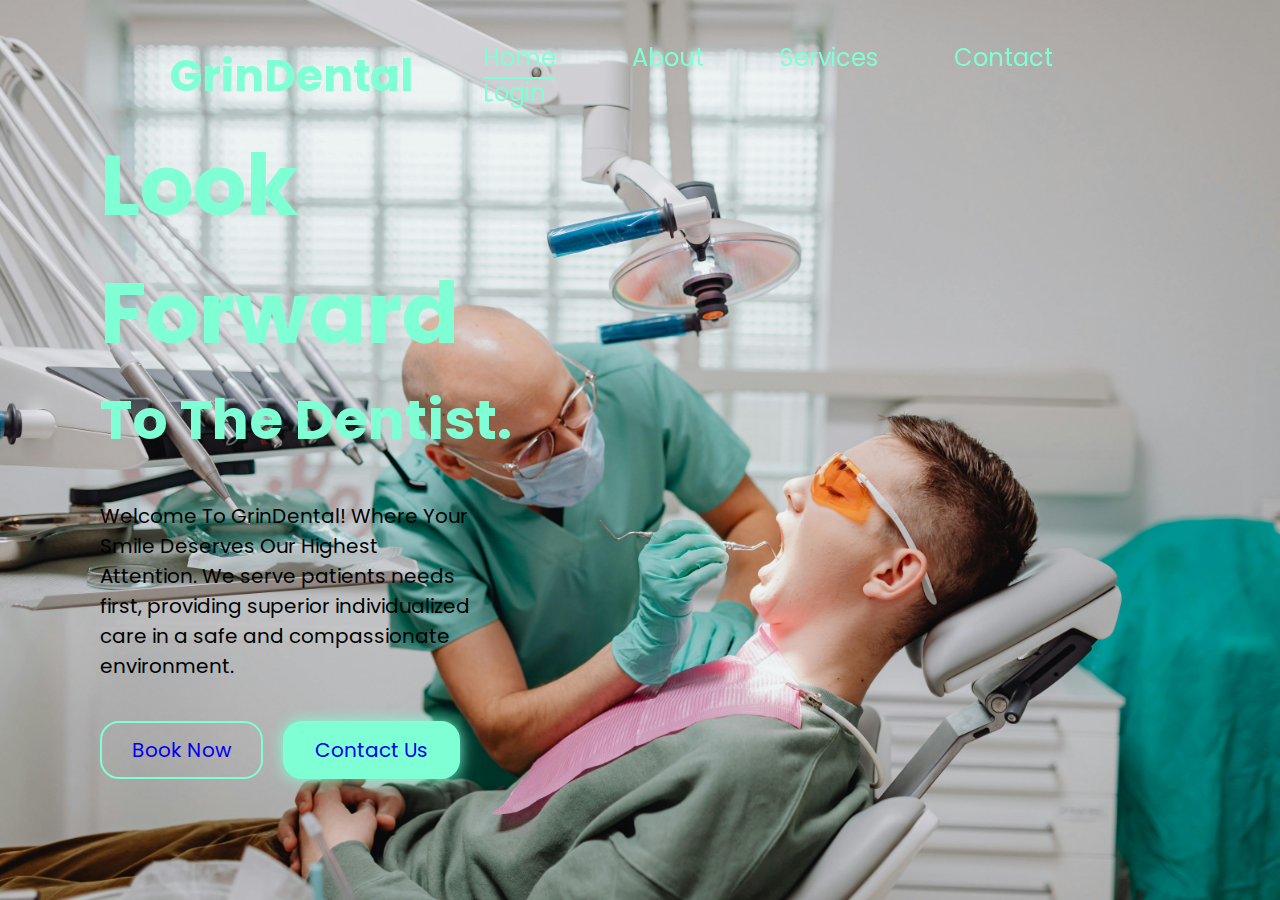
<file: index.html>
<!DOCTYPE html>
<html lang="en">
<head>
    <meta charset="UTF-8">
    <meta name="viewport" content="width=device-width, initial-scale=1.0">
    <title>DENTAL CLINIC</title>
    <link rel="stylesheet" href="style.css">
</head>
<body>
<header>
    <h1>GrinDental</h1>
    <nav>
        <a href="#" class="active">Home</a>
        <a href="about.html">About</a>
        <a href="services.html">Services</a>
        <a href="contact.html">Contact</a>
        <a href="#">Login</a>
    </nav>
</header>
<section class="Home">
<div class="text-box">
<h1>Look Forward</h1>
<h1 id="my-heading">To The Dentist.</h1>
<p id="my-para">Welcome To GrinDental! Where Your Smile Deserves Our Highest Attention. We serve patients needs first, providing superior individualized care in a safe and compassionate environment. </p>
<span class="btn-box">
    <button type="button" class="btn"><a href="booking.html">Book Now</a></button>
    <button type="button" class="btn"><a href="contact.html">Contact Us</a></button>
</span>
</div> 

</section>
</body>
</html>
</file>
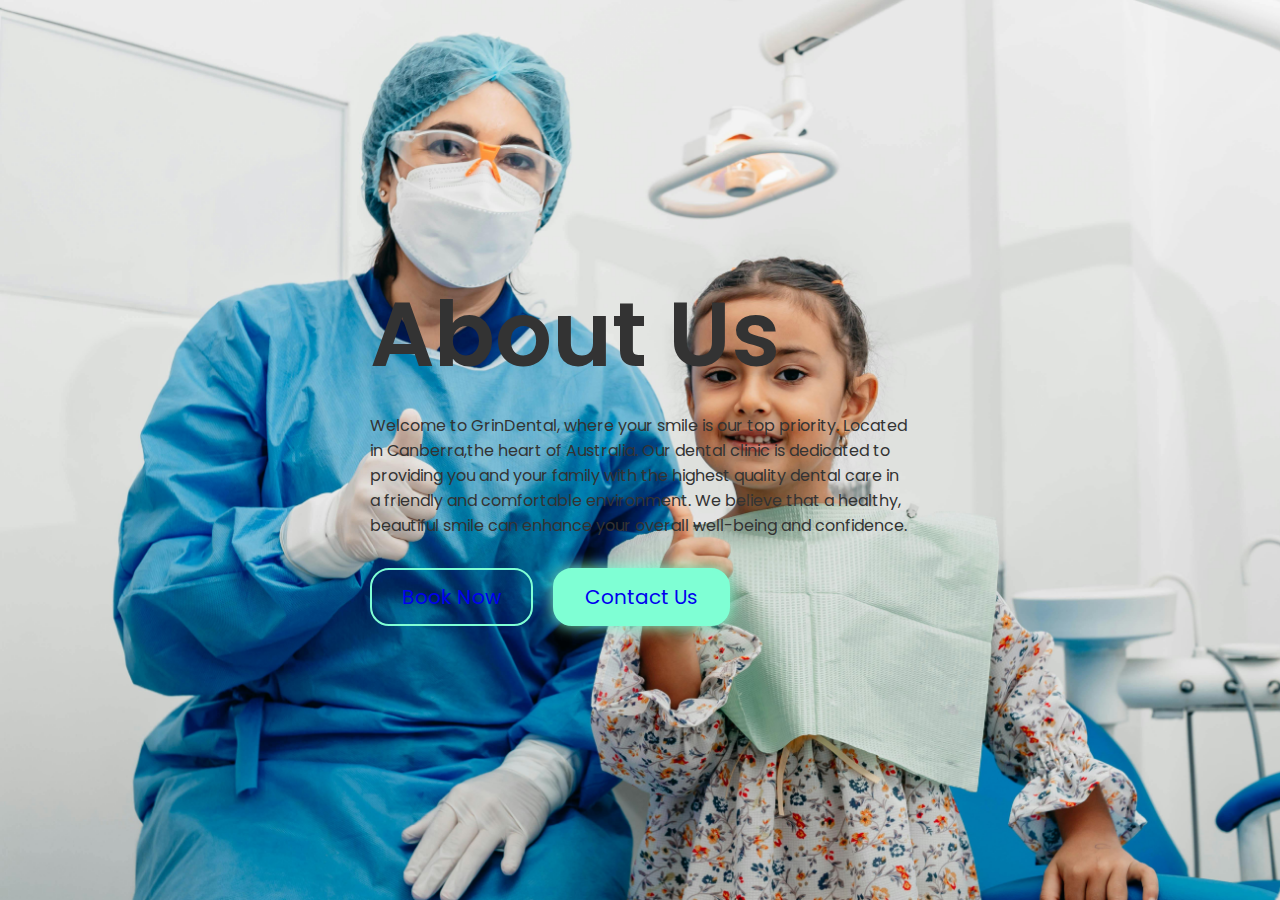
<file: about.html>
<!DOCTYPE html>
<!-- Coding by yours truely -->
<html lang="en">
  <head>
    <meta charset="UTF-8" />
    <meta name="viewport" content="width=device-width, initial-scale=1.0" />
    <meta http-equiv="X-UA-Compatible" content="ie=edge" />
    <title>About Us</title>
    <link rel="stylesheet" href="style.css" />
  </head>
  <body>
    <section class="about-us">
      <div class="about">
        <div class="text">
          <h2>About Us</h2>
          <p></p>Welcome to GrinDental, where your smile is our top priority. Located in Canberra,the heart of Australia. Our dental clinic is dedicated to providing you and your family with the highest quality dental care in a friendly and comfortable environment. We believe that a healthy, beautiful smile can enhance your overall well-being and confidence.
          <div class="data">
            <span class="btn-box">
              <button type="button" class="btn"><a href="booking.html">Book Now</a></button>
              <button type="button" class="btn"><a href="contact.html">Contact Us</a></button>
          </span>
          </div>
        </div>
      </div>
    </section>
  </body>
</html>
</file>
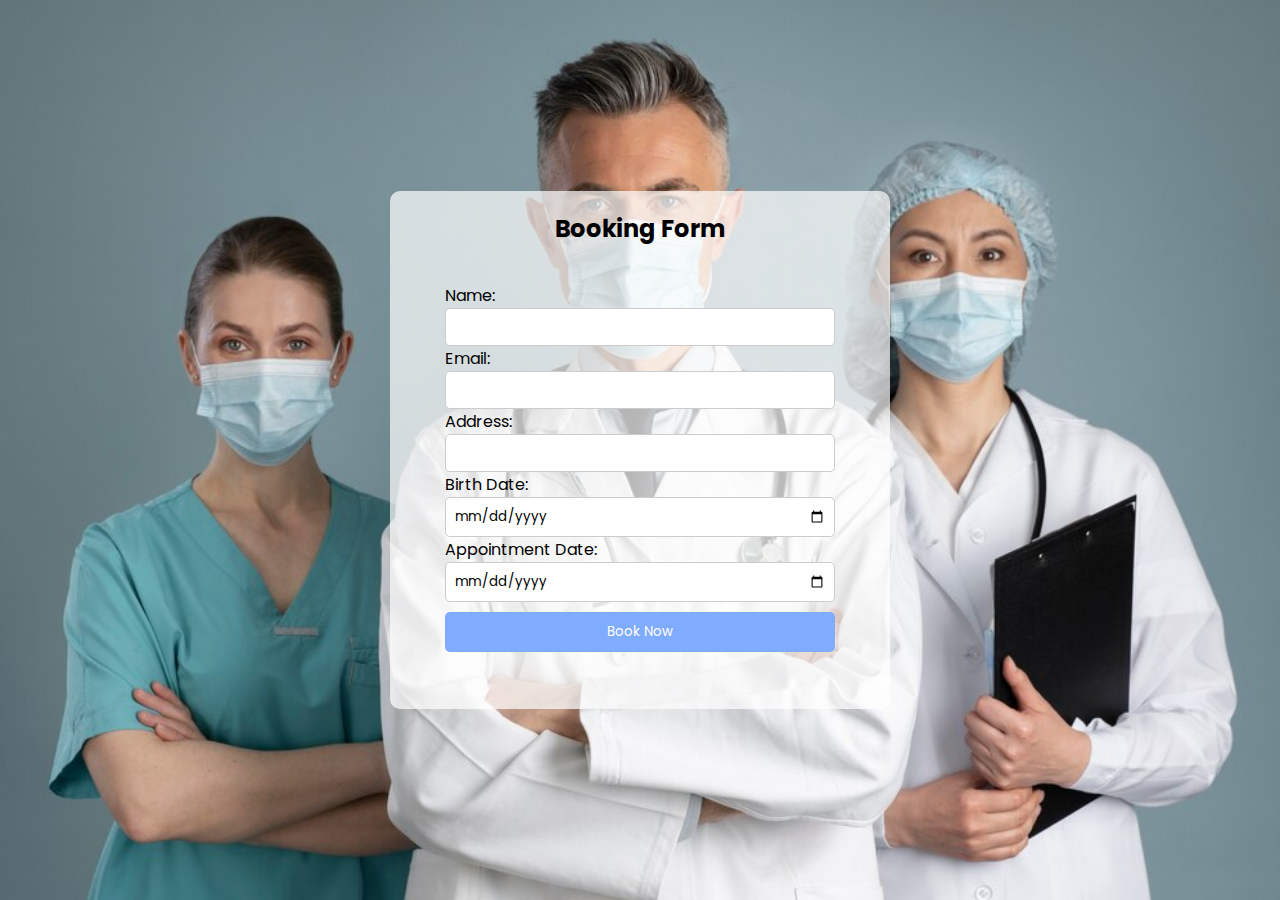
<file: booking.html>
<!DOCTYPE html>
<html lang="en">
<head>
  <meta charset="UTF-8">
  <meta name="viewport" content="width=device-width, initial-scale=1.0">
  <title> Booking Form</title>
  <link rel="stylesheet" href="style.css">
</head>
<body>
    <div class="background">
        <div class="booking-form">
            <h2>Booking Form</h2>
            <form action="index.php" method="post">
                <label for="name">Name:</label>
                <input type="text" name="name" id="name" required>
 
                <label for="email">Email:</label>
                <input type="email" name="email" id="email" required>
           
                <label for="destination">Address:</label>
                <input type="text" name="destination" id="destination" required>
           
                <label for="birth-date">Birth Date:</label>
                <input type="date" name="birth-date" id="birth-date" required>
               
                <label for="appointment-date">Appointment Date:</label>
                <input type="date" name="appointment-date" id="appointment-date" required>

                <button type="submit">Book Now</button>
            </form>
        </div>
    </div>
</body>
</html>
</file>
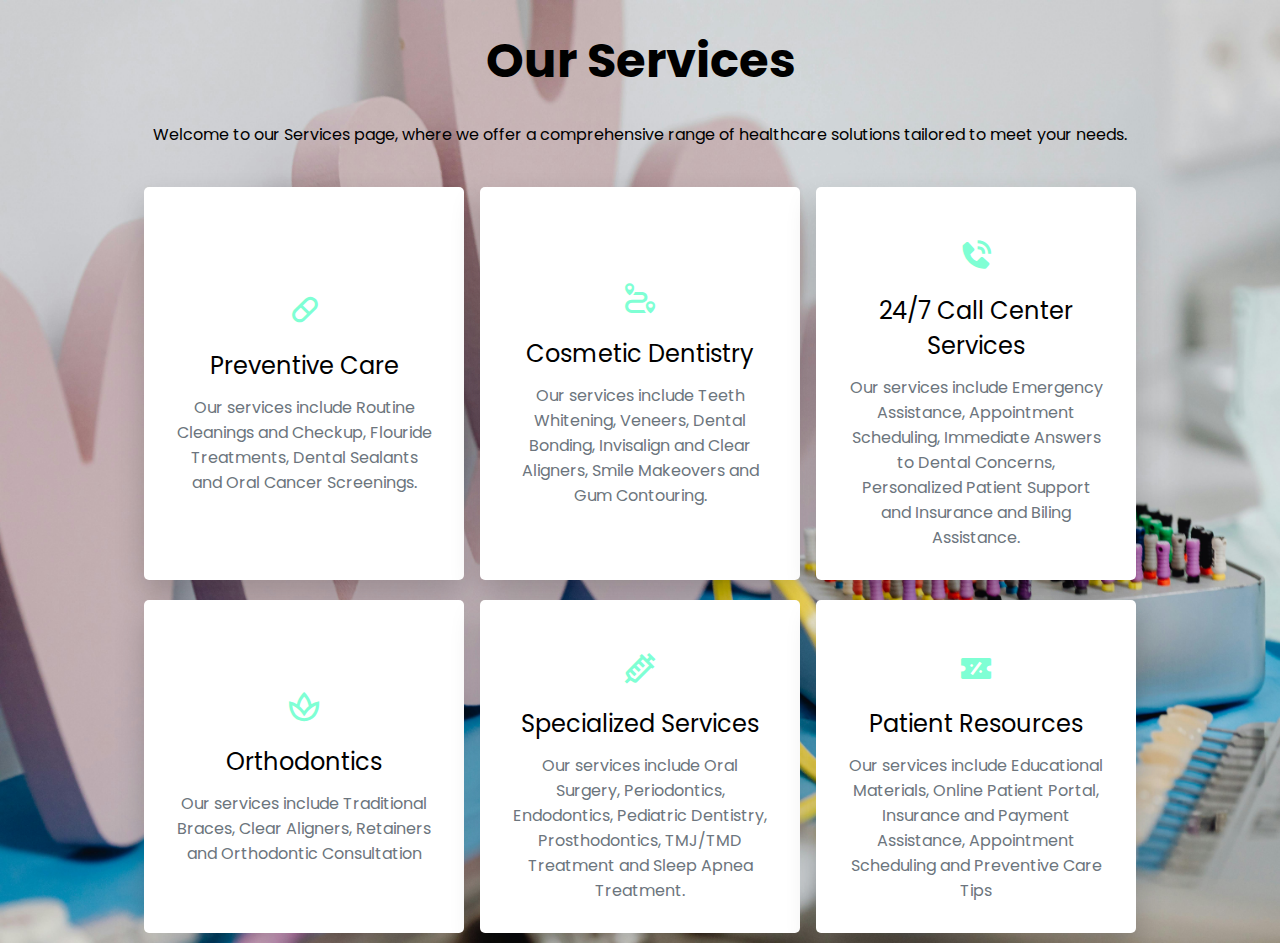
<file: services.html>
<!DOCTYPE html>
<html lang="en">
<head>
    <meta charset="UTF-8">
    <meta name="viewport" content="width=device-width, initial-scale=1.0">
    <title>Our Services</title>
    <link rel="stylesheet" href="style.css" class="css">
    <!-- FONT AWESOME LINK USING BOXICON -->
    <link href='https://unpkg.com/boxicons@2.1.4/css/boxicons.min.css' rel='stylesheet'>

</head>
<body class="background-image" id="servescroll">
    <div class="wrapper">
        <h1>Our Services</h1>
        <p>Welcome to our Services page, where we offer a comprehensive range of healthcare solutions tailored to meet your needs.</p>
             <div class="content-box">
                <div class="card">
                    <i class="bx bx-capsule bx-md"></i>
                    <h2>Preventive Care</h2>
                  <p>Our services include Routine Cleanings and Checkup, Flouride Treatments, Dental Sealants and Oral Cancer Screenings.</p>

                </div>
                <div class="card">
                    <i class="bx bx-trip bx-md"></i>
                    <h2>Cosmetic Dentistry</h2>
                   <p>Our services include Teeth Whitening, Veneers, Dental Bonding, Invisalign and Clear Aligners, Smile Makeovers and Gum Contouring.</p>
                         
                </div>
                <div class="card">
                    <i class='bx bxs-phone-call bx-md'></i>

                    <h2>24/7 Call Center Services</h2>
                <p>Our services include Emergency Assistance, Appointment Scheduling, Immediate Answers to Dental Concerns, Personalized Patient Support and Insurance and Biling Assistance. </p>
                         
                </div>
                <div class="card">
                    <i class="bx bx-spa bx-md"></i>
                    <h2>Orthodontics</h2>
                    <p>Our services include Traditional Braces, Clear Aligners, Retainers and Orthodontic Consultation</p>
                         
                </div>
                <div class="card">
                    <i class="bx bx-injection bx-md"></i>
                    <h2>Specialized Services</h2>
                    <p>Our services include Oral Surgery, Periodontics, Endodontics, Pediatric Dentistry, Prosthodontics, TMJ/TMD Treatment and Sleep Apnea Treatment.</p>
                         
                </div>
                <div class="card">
                    <i class="bx bxs-discount bx-md"></i>
                    <h2>Patient Resources</h2>
                    <p>Our services include Educational Materials, Online Patient Portal, Insurance and Payment Assistance, Appointment Scheduling and Preventive Care Tips</p>
                         
                </div>
             </div>
    </div>
</body>
</html>
</file>
<file: style.css>
@import url('https://fonts.googleapis.com/css2?family=Montserrat:wght@600&family=Poppins&display=swap');
*{
    padding: 0;
    margin: 0;
    text-decoration: none;
    box-sizing: border-box;
    font-family: 'Poppins', sans-serif;
}
header{
    position:fixed;
    top: 0;
    left: 0;
    width: 100%;
    display: flex;
    justify-content: space-between;
    align-items: center;
    padding: 40px 100px;
    font-size: 22px;
    z-index: 99;
    animation: name duration timing-function delay iteration-count direction fill-mode;
  
}
header h1{
    color: #7fffd4;
    margin-left: 70px;
}
header nav a{
    position: relative;
    font-size: 24px;
    margin-left: 70px;
    color: aquamarine;
}
header nav a::before{
    content: "";
    position: absolute;
    bottom: -5px;
    width: 100%;
    height: 2.5px;
    background-color: aquamarine;
    border-radius: 5px;
    transform: scaleX(0);
    transform-origin: left;
    transition: .3s; 

}
header nav .active::before,
header nav a:hover:before{
    transform: scaleX(1);
}

.Home{
    position: relative;
    min-height: 100vh;
    display: flex;
    justify-content: space-between;
    align-items: center;
    padding: 0 100px;
    overflow: hidden;
}
.text-box{
    width: 50%;
}
.text-box h1{
    font-size: 85px;
    color: aquamarine;
}
.text-box h1:nth-child(2){
    font-size: 55px;
    color: #000;
}
.text-box p{
    margin: 40px 0;
    font-size: 20px;
    width: 70%;
    color: #5b5b5b;
}
.btn-box{
    display: flex;
    gap: 20px;
}
.btn{
    position: relative;
    color: black;
    padding: 12px 30px;
    border: 2px solid aquamarine;
    background: transparent;
    font-size: 20px;
    cursor: pointer;
    border-radius: 19px;
    transition: .3s;

}
.btn:hover,
.btn:nth-child(2){
    color: white;
    background-color: aquamarine;
    box-shadow: 0 0 15px aquamarine;
}
.btn:nth-child(2):hover{
    color: black;
    background: transparent;
    box-shadow: none;
}
img{
    position: absolute;
    right: 0;
    height: 100%;
}



@keyframes to_buttom {
    0%{
        opacity: 0;
    transform: translateY(-50px);
    }
    100%{
        opacity: 1;
        transform:translateY(0);

    }
        
}
@keyframes to_right {
    0%{
        opacity: 0;
    transform: translateX(-50px);
    }
    100%{
        opacity: 1;
        transform:translateX(0);
    }
}
@keyframes opacity {
    0%{
        opacity: 0;
    }
    100%{
        opacity: 1;
    }
}
@keyframes img_animation {
    0%{
        opacity: 0;
    transform: translate(25%,15%);
    }
    100%{
        opacity: 1;
        transform: translate(0);
    }
}   
  @import url('https://fonts.googleapis.com/css2?family=Poppins&display=swap');
  body,html{
    height: 100%;
    margin: 0;
    font-family: 'poppins',sans-serif;
}
.background{
    background-image: url(19.jpg);
    background-size: cover;
    background-position: center;
    height: 100%;
    display: flex;
align-items: center;
justify-content: center;
}
.booking-form{
    background-color: rgba(255,255,255,0.7);
    padding: 20px;
    border-radius: 10px;
    max-width: 500px;
    width: 80%;
    margin: 0 auto;
}
.booking-form h2{
    text-align: center;
}
.booking-form form{
    display: flex;
    flex-direction: column;
}
.booking-form input{
    padding: 8px;
    border: 1px solid #ccc;
    border-radius: 5px;
}
.booking-form button{
    margin-top:10px;
    padding: 10px;
    background-color: #7facff;
    color: white;
    border: none;
    border-radius: 5px;
    cursor: pointer;
}
.booking-form button:hover{
    background-color:#7facff;
}
@import url("https://fonts.googleapis.com/css2?family=Poppins:wght@100;200;300;400;500;600;700;800&display=swap");
body,
input,
textarea {
  font-family: "Poppins", sans-serif;
}

.container {
  position: relative;
  width: 100%;
  min-height: 100vh;
  padding: 2rem;
  background-color: #fafafa;
  overflow: hidden;
  display: flex;
  align-items: center;
  justify-content: center;
}

.form {
  width: 100%;
  max-width: 820px;
  background-color: #fff;
  border-radius: 10px;
  box-shadow: 0 0 20px 1px rgba(0, 0, 0, 0.1);
  z-index: 1000;
  overflow: hidden;
  display: grid;
  grid-template-columns: repeat(2, 1fr);
}

.contact-form {
  background-color: #1abc9c;
  position: relative;
}

.circle {
  border-radius: 50%;
  background: linear-gradient(135deg, transparent 20%, #149279);
  position: absolute;
}

.circle.one {
  width: 130px;
  height: 130px;
  top: 130px;
  right: -40px;
}

.circle.two {
  width: 80px;
  height: 80px;
  top: 10px;
  right: 30px;
}

.contact-form:before {
  content: "";
  position: absolute;
  width: 26px;
  height: 26px;
  background-color: #1abc9c;
  transform: rotate(45deg);
  top: 50px;
  left: -13px;
}

form {
  padding: 2.3rem 2.2rem;
  z-index: 10;
  overflow: hidden;
  position: relative;
}

.title {
  color: #fff;
  font-weight: 500;
  font-size: 1.5rem;
  line-height: 1;
  margin-bottom: 0.7rem;
}

.input-container {
  position: relative;
  margin: 1rem 0;
}

.input {
  width: 100%;
  outline: none;
  border: 2px solid #fafafa;
  background: none;
  padding: 0.6rem 1.2rem;
  color: #fff;
  font-weight: 500;
  font-size: 0.95rem;
  letter-spacing: 0.5px;
  border-radius: 25px;
  transition: 0.3s;
}

textarea.input {
  padding: 0.8rem 1.2rem;
  min-height: 150px;
  border-radius: 22px;
  resize: none;
  overflow-y: auto;
}

.input-container label {
  position: absolute;
  top: 50%;
  left: 15px;
  transform: translateY(-50%);
  padding: 0 0.4rem;
  color: #fafafa;
  font-size: 0.9rem;
  font-weight: 400;
  pointer-events: none;
  z-index: 1000;
  transition: 0.5s;
}

.input-container.textarea label {
  top: 1rem;
  transform: translateY(0);
}

.input-container span {
  position: absolute;
  top: 0;
  left: 25px;
  transform: translateY(-50%);
  font-size: 0.8rem;
  padding: 0 0.4rem;
  color: transparent;
  pointer-events: none;
  z-index: 500;
}

.input-container span:before,
.input-container span:after {
  content: "";
  position: absolute;
  width: 10%;
  opacity: 0;
  transition: 0.3s;
  height: 5px;
  background-color: #1abc9c;
  top: 50%;
  transform: translateY(-50%);
}

.input-container span:before {
  left: 50%;
}

.input-container span:after {
  right: 50%;
}

.input-container.focus label {
  top: 0;
  transform: translateY(-50%);
  left: 25px;
  font-size: 0.8rem;
}

.input-container.focus span:before,
.input-container.focus span:after {
  width: 50%;
  opacity: 1;
}

.contact-info {
  padding: 2.3rem 2.2rem;
  position: relative;
}

.contact-info .title {
  color: #1abc9c;
}

.text {
  color: #333;
  margin: 1.5rem 0 2rem 0;
}

.information {
  display: flex;
  color: #555;
  margin: 0.7rem 0;
  align-items: center;
  font-size: 0.95rem;
}

.icon {
  width: 28px;
  margin-right: 0.7rem;
}

.social-media {
  padding: 2rem 0 0 0;
}

.social-media p {
  color: #333;
}

.social-icons {
  display: flex;
  margin-top: 0.5rem;
}

.social-icons a {
  width: 35px;
  height: 35px;
  border-radius: 5px;
  background: linear-gradient(45deg, #1abc9c, #149279);
  color: #fff;
  text-align: center;
  line-height: 35px;
  margin-right: 0.5rem;
  transition: 0.3s;
}

.social-icons a:hover {
  transform: scale(1.05);
}

.contact-info:before {
  content: "";
  position: absolute;
  width: 110px;
  height: 100px;
  border: 22px solid #1abc9c;
  border-radius: 50%;
  bottom: -77px;
  right: 50px;
  opacity: 0.3;
}

.big-circle {
  position: absolute;
  width: 500px;
  height: 500px;
  border-radius: 50%;
  background: linear-gradient(to bottom, #1cd4af, #159b80);
  bottom: 50%;
  right: 50%;
  transform: translate(-40%, 38%);
}

.big-circle:after {
  content: "";
  position: absolute;
  width: 360px;
  height: 360px;
  background-color: #fafafa;
  border-radius: 50%;
  top: calc(50% - 180px);
  left: calc(50% - 180px);
}

.square {
  position: absolute;
  height: 400px;
  top: 50%;
  left: 50%;
  transform: translate(181%, 11%);
  opacity: 0.2;
}

@media (max-width: 850px) {
  .form {
    grid-template-columns: 1fr;
  }

  .contact-info:before {
    bottom: initial;
    top: -75px;
    right: 65px;
    transform: scale(0.95);
  }

  .contact-form:before {
    top: -13px;
    left: initial;
    right: 70px;
  }

  .square {
    transform: translate(140%, 43%);
    height: 350px;
  }

  .big-circle {
    bottom: 75%;
    transform: scale(0.9) translate(-40%, 30%);
    right: 50%;
  }

  .text {
    margin: 1rem 0 1.5rem 0;
  }

  .social-media {
    padding: 1.5rem 0 0 0;
  }
}

@media (max-width: 480px) {
  .container {
    padding: 1.5rem;
  }

  .contact-info:before {
    display: none;
  }

  .square,
  .big-circle {
    display: none;
  }

  form,
  .contact-info {
    padding: 1.7rem 1.6rem;
  }

  .text,
  .information,
  .social-media p {
    font-size: 0.8rem;
  }

  .title {
    font-size: 1.15rem;
  }

  .social-icons a {
    width: 30px;
    height: 30px;
    line-height: 30px;
  }

  .icon {
    width: 23px;
  }

  .input {
    padding: 0.45rem 1.2rem;
  }

  .btn {
    padding: 0.45rem 1.2rem;
  }
}

@import url("https://fonts.googleapis.com/css2?family=Poppins:wght@200;300;400;500&display=swap");
* {
  margin: 0;
  padding: 0;
  box-sizing: border-box;
  font-family: "Poppins", sans-serif;
}

body {
  background-image: url('pexels.jpg');
  background-repeat: no-repeat;
  background-size: cover;
  background-position: center;
  margin: 0;
  padding: 0;
  font-family: Arial, sans-serif;
}

.about-us {
  display: flex;
  align-items: center;
  height: 100vh;
  width: 100%;
  padding: 90px 0;
  background: #fff;
  background-repeat: no-repeat;
  background-size: cover;
  background-image: url(service1.jpg);
}
.about {
  width: 1130px;
  max-width: 85%;
  margin: 0 auto;
  display: flex;
  align-items: center;
  justify-content: space-around;
}
.text {
  width: 540px;
}
.text h2 {
  color: #333;
  font-size: 90px;
  font-weight: 600;
  margin-bottom: 10px;
}
.text h5 {
  color: #333;
  font-size: 22px;
  font-weight: 500;
  margin-bottom: 20px;
}
span {
  color: #4070f4;
}
.text p {
  color: #333;
  font-size: 18px;
  line-height: 25px;
  letter-spacing: 1px;
}
.data {
  margin-top: 30px;
}
#my-heading{
  color: #7fffd4;
  font-weight: bold;
}

#my-para{
  color:black;
}
@import url('https://fonts.googleapis.com/css2?family=Poppins:wght@400;500;600;700&display=swap');


*{
    margin: 0;
    padding: 0;
    box-sizing: border-box;
}
.wrapper{
    font-family: 'poppins',sans-serif;
    display: flex;
    justify-content: center;
    align-items: center;
    flex-direction: column;
    background: #fafafa;
    background-repeat: no-repeat;
    background-size: cover;
    background-image: url(serveback.jpg);
}
.wrapper h1{
    font-size: 3em;

    margin: 25px;
}
.content-box{
    display: flex;
    justify-content: space-between;
    flex-wrap: wrap;
    width: 1000px;
    margin-top: 30px;
}
.card{
    min-height: 220px;
    width: 320px;
    padding: 30px;
    border-radius: 5px;
    display: flex;
    justify-content: center;
    align-items: center;
    flex-direction: column;
    background: #fff;
    margin: 10px 4px;
    box-shadow: 0px 15px 30px rgba(0,0,0,0.2);
}
.card i{
    margin: 20px;
    color: aquamarine;
}
.card h2{
    margin-bottom: 12px;
    font-weight: 400;
    text-align: center;
}
.card p{
    color: #6c757d;
    text-align: center;
}
.card:hover i,
.card:hover p{
    color: #fff;
}
.card:hover h2{
    font-weight: 600;
}
.card:nth-child(1):hover{
    background: linear-gradient(45deg,
                                   rgba(127, 255, 212, 0.3) 0% ,
                                   rgba(127, 255, 212, 0.3)100% ) ,
                                    url('pexels.jpg');
                                    background-size: cover;
}
.card:nth-child(2):hover{
    background: linear-gradient(45deg,
                                   rgba(127, 255, 212, 0.3) 0% ,
                                   rgba(127, 255, 212, 0.3)100% ) ,
                                    url('cosden.jpg');
                                    background-size: cover;
}
.card:nth-child(3):hover{
    background: linear-gradient(45deg,
                                   rgba(127, 255, 212, 0.3) 0% ,
                                   rgba(127, 255, 212, 0.3)100% ) ,
                                    url('callcenter.jpg');
                                    background-size: cover;
}
.card:nth-child(4):hover{
    background: linear-gradient(45deg,
                                   rgba(127, 255, 212, 0.3) 0% ,
                                   rgba(127, 255, 212, 0.3)100% ) ,
                                    url('orthodon.jpg');
                                    background-size: cover;
}
.card:nth-child(5):hover{
    background: linear-gradient(45deg,
                                   rgba(127, 255, 212, 0.3) 0% ,
                                   rgba(127, 255, 212, 0.3)100% ) ,
                                    url('oralsurg.jpg');
                                    background-size: cover;
}
.card:nth-child(6):hover{
    background: linear-gradient(45deg,
                                   rgba(127, 255, 212, 0.3) 0% ,
                                   rgba(127, 255, 212, 0.3 ) 100%),
                                    url('patientres.jpg');
                                    background-size: cover;
}
@media(max-width:991px){
    .wrapper{
        padding: 25px;
    }
    .wrapper h1{
        font-size: 2.5em;
        font-weight: 600;
    }
    .content-box{
        flex-direction: column;
        width: 100%;
    }
    .card{
        min-width: 300px;
        margin: 10px auto;
    }
}
.background-image {
  position: fixed;
  top: 0;
  left: 0;
  width: 100%;
  height: 100vh;
  background-image: url('background-image.jpg');
  background-size: cover;
  z-index: -1; /* make sure the background image is behind the services page */
}
</file>
